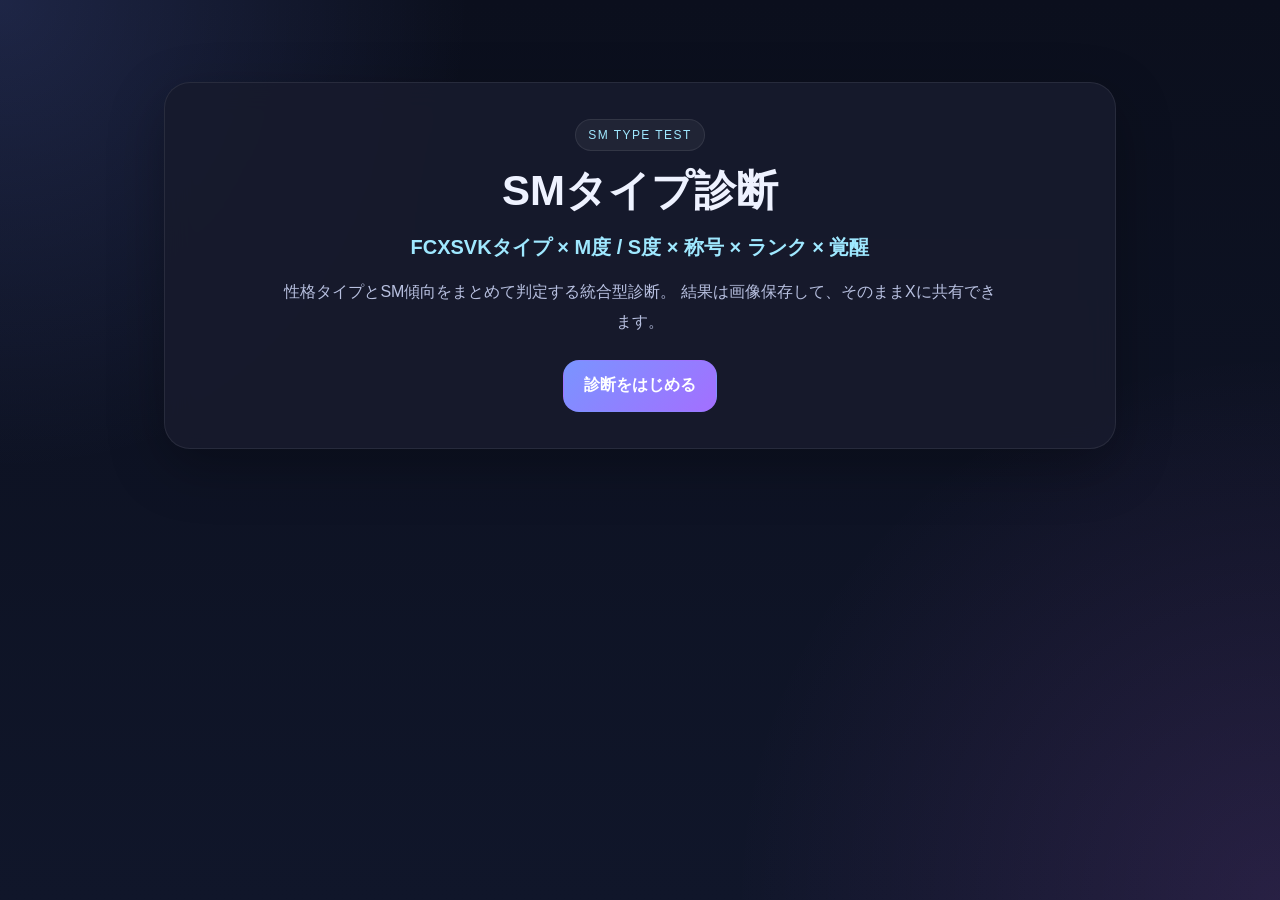
<file: index.html>
<!DOCTYPE html>
<html lang="ja">
<head>
  <meta charset="UTF-8" />
  <meta name="viewport" content="width=device-width, initial-scale=1.0" />
  <title>SMタイプ診断</title>
  <link rel="stylesheet" href="./styles.css" />
</head>
<body class="home">
  <main class="home-wrap">
    <section class="hero-card">
      <div class="hero-badge">SM TYPE TEST</div>
      <h1>SMタイプ診断</h1>
      <p class="hero-sub">
        FCXSVKタイプ × M度 / S度 × 称号 × ランク × 覚醒
      </p>
      <p class="hero-text">
        性格タイプとSM傾向をまとめて判定する統合型診断。
        結果は画像保存して、そのままXに共有できます。
      </p>
      <a class="start-btn" href="./quiz.html">診断をはじめる</a>
    </section>
  </main>
</body>
</html>
</file>
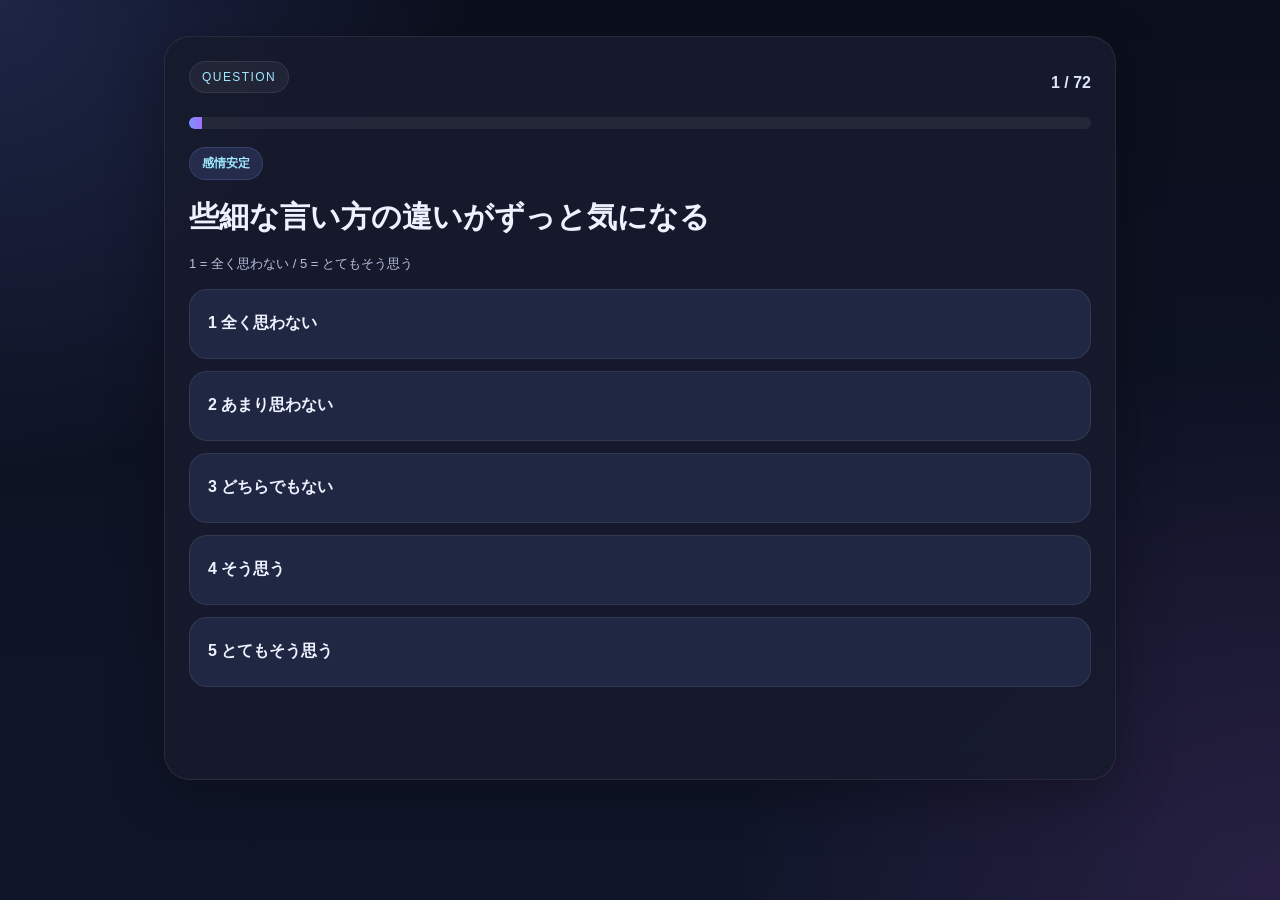
<file: quiz.html>
<!DOCTYPE html>
<html lang="ja">
<head>
  <meta charset="UTF-8" />
  <meta name="viewport" content="width=device-width, initial-scale=1.0" />
  <title>診断中 | SMタイプ診断</title>
  <link rel="stylesheet" href="./styles.css" />
</head>
<body>
  <main class="quiz-wrap">
    <section class="quiz-card">
      <div class="quiz-head">
        <div class="quiz-badge">QUESTION</div>
        <div id="progressText" class="progress-text">1 / 60</div>
      </div>

      <div class="progress-bar">
        <div id="progressFill" class="progress-fill"></div>
      </div>

      <div id="questionTag" class="question-tag">カテゴリ</div>
      <h1 id="questionText" class="question-text">質問文</h1>
      <p class="question-note">1 = 全く思わない / 5 = とてもそう思う</p>

      <div id="choicesBox" class="choices-box"></div>

      <div class="quiz-actions">
        <button id="prevBtn" class="ghost-btn">戻る</button>
      </div>
    </section>
  </main>

  <script src="./questions.js"></script>
  <script src="./types.js"></script>
  <script src="./app.js"></script>
</body>
</html>
</file>
<file: styles.css>
:root{
  --bg:#0f1220;
  --panel:#171b2d;
  --panel2:#202742;
  --text:#eef2ff;
  --muted:#b8c0e0;
  --line:rgba(255,255,255,.08);
}

*{box-sizing:border-box}
html,body{margin:0;padding:0}
body{
  font-family:-apple-system,BlinkMacSystemFont,"Hiragino Sans","Yu Gothic",sans-serif;
  color:var(--text);
  background:
    radial-gradient(circle at top left, rgba(116,140,255,.18), transparent 30%),
    radial-gradient(circle at bottom right, rgba(214,108,255,.12), transparent 35%),
    linear-gradient(180deg,#0b0f1d,#10162a);
  min-height:100vh;
}

a{text-decoration:none;color:inherit}

.home-wrap,.quiz-wrap,.result-wrap{
  width:min(100%,980px);
  margin:0 auto;
  padding:18px 14px 56px;
}

.hero-card,.quiz-card,.detail-card,.result-card{
  background:rgba(23,27,45,.92);
  border:1px solid var(--line);
  border-radius:26px;
  box-shadow:0 18px 55px rgba(0,0,0,.28);
  backdrop-filter:blur(14px);
}

.hero-card{
  text-align:center;
  padding:36px 24px;
  margin-top:64px;
}

.hero-badge,.quiz-badge{
  display:inline-block;
  padding:8px 12px;
  border-radius:999px;
  border:1px solid var(--line);
  background:rgba(255,255,255,.05);
  font-size:12px;
  letter-spacing:.12em;
  color:#9fe8ff;
  margin-bottom:12px;
}

.hero-card h1{
  margin:0 0 12px;
  font-size:42px;
}
.hero-sub{
  margin:0 0 14px;
  font-size:20px;
  line-height:1.6;
  color:#9fe8ff;
  font-weight:700;
}
.hero-text{
  margin:0 auto 22px;
  max-width:720px;
  line-height:1.9;
  color:var(--muted);
}
.start-btn,.primary-btn,.ghost-btn,.link-btn{
  display:inline-flex;
  align-items:center;
  justify-content:center;
  min-height:52px;
  padding:0 20px;
  border-radius:16px;
  font-weight:800;
  border:1px solid transparent;
}
.start-btn,.primary-btn{
  background:linear-gradient(135deg,#7a94ff,#a36fff);
  color:#fff;
}
.ghost-btn,.link-btn{
  background:rgba(255,255,255,.05);
  color:var(--text);
  border-color:var(--line);
}

.quiz-card{
  padding:24px;
  margin-top:18px;
}
.quiz-head{
  display:flex;
  justify-content:space-between;
  align-items:center;
  gap:12px;
}
.progress-text{
  font-weight:700;
  color:#dce4ff;
}
.progress-bar{
  width:100%;
  height:12px;
  margin:12px 0 18px;
  border-radius:999px;
  overflow:hidden;
  background:rgba(255,255,255,.06);
}
.progress-fill{
  width:0%;
  height:100%;
  background:linear-gradient(90deg,#7a94ff,#a36fff);
}
.question-tag{
  display:inline-block;
  padding:7px 12px;
  border-radius:999px;
  background:rgba(122,148,255,.15);
  border:1px solid rgba(122,148,255,.2);
  color:#9fe8ff;
  font-size:12px;
  font-weight:700;
  margin-bottom:14px;
}
.question-text{
  margin:0 0 14px;
  font-size:30px;
  line-height:1.55;
}
.question-note{
  margin:0 0 16px;
  color:var(--muted);
  font-size:13px;
}
.choices-box{
  display:grid;
  gap:12px;
}
.choice-btn{
  width:100%;
  min-height:70px;
  text-align:left;
  padding:16px 18px;
  border-radius:18px;
  border:1px solid var(--line);
  background:var(--panel2);
  color:var(--text);
  font-size:16px;
  font-weight:700;
}
.quiz-actions{
  margin-top:16px;
  display:flex;
  justify-content:space-between;
}

.result-wrap{
  display:grid;
  gap:16px;
}

.result-card{
  position:relative;
  overflow:hidden;
  padding:0;
}
.result-card-inner{
  position:relative;
  padding:24px;
}
.result-glow{
  position:absolute;
  right:-30px;
  bottom:-30px;
  width:200px;
  height:200px;
  border-radius:999px;
  background:radial-gradient(circle, rgba(255,255,255,.18), transparent 70%);
  opacity:.6;
}
.card-header{
  text-align:center;
  margin-bottom:18px;
}
.type-symbol{
  font-size:58px;
  margin-bottom:10px;
}
.type-name{
  font-size:30px;
  font-weight:900;
}
.type-code{
  margin-top:6px;
  letter-spacing:.08em;
  opacity:.85;
}
.card-grid{
  display:grid;
  grid-template-columns:1fr 1fr;
  gap:16px;
  align-items:center;
}
.ms-box{
  display:flex;
  justify-content:space-around;
  gap:10px;
}
.ms-item{
  text-align:center;
}
.ms-item span{
  display:block;
  font-size:12px;
  opacity:.82;
}
.ms-item strong{
  display:block;
  margin-top:4px;
  font-size:32px;
}
.title-box{
  text-align:center;
}
.title-label{
  font-size:13px;
  opacity:.78;
  margin-bottom:8px;
}
.title-name{
  font-size:28px;
  font-weight:900;
  line-height:1.2;
}
.card-bottom{
  margin-top:20px;
  display:flex;
  justify-content:space-between;
  align-items:center;
  gap:12px;
}
.rank-badge{
  display:inline-flex;
  align-items:center;
  gap:8px;
  padding:8px 12px;
  border-radius:999px;
  background:rgba(255,255,255,.14);
  border:1px solid rgba(255,255,255,.16);
  font-weight:800;
}
.awakening-text{
  font-weight:800;
}
.share-footer{
  margin-top:22px;
  text-align:center;
  font-size:12px;
  opacity:.72;
}

.detail-card{
  padding:22px;
}
.type-catch{
  font-size:16px;
  color:#9fe8ff;
  margin-bottom:12px;
  line-height:1.8;
}
.type-desc{
  color:var(--muted);
  line-height:1.9;
  white-space:pre-line;
}

.bar-block + .bar-block{margin-top:12px}
.bar-head{
  display:flex;
  justify-content:space-between;
  margin-bottom:6px;
  font-size:14px;
}
.single-bar{
  height:16px;
  background:rgba(255,255,255,.06);
  border-radius:999px;
  overflow:hidden;
}
.fill-bar{
  width:0%;
  height:100%;
  background:linear-gradient(90deg,#7a94ff,#a36fff);
}

.sm-chart-wrap{
  position:relative;
  height:320px;
  border-radius:18px;
  background:
    linear-gradient(180deg, rgba(122,148,255,.08), rgba(255,255,255,.02)),
    rgba(255,255,255,.03);
  border:1px solid var(--line);
  overflow:hidden;
}
#smChart{
  width:100%;
  height:100%;
}

.action-row{
  display:flex;
  gap:10px;
  flex-wrap:wrap;
}

/* rank colors */
.rank-N{background:linear-gradient(135deg,#5f646b,#8b9199)}
.rank-R{background:linear-gradient(135deg,#2ecc71,#1f9d55)}
.rank-SR{background:linear-gradient(135deg,#3498db,#2563eb)}
.rank-SSR{background:linear-gradient(135deg,#9b59b6,#6d28d9)}
.rank-UR{background:linear-gradient(135deg,#f1c40f,#f59e0b)}
.rank-LR{background:linear-gradient(135deg,#ff7a18,#ffd200)}
.rank-XR{background:linear-gradient(135deg,#ff00cc,#7c3aed,#2563eb)}
.rank-ZR{
  background:linear-gradient(135deg,#050505,#5c4a1a,#d4af37);
  border:2px solid rgba(255,215,0,.65);
  box-shadow:
    0 0 0 1px rgba(255,255,255,.08) inset,
    0 0 22px rgba(212,175,55,.35),
    0 18px 48px rgba(0,0,0,.45);
}

/* awakening effects */
.awaken-M{
  box-shadow:
    0 0 0 2px rgba(255,120,180,.35),
    0 0 24px rgba(255,80,160,.30),
    0 18px 48px rgba(0,0,0,.45);
}
.awaken-M .result-card-inner::after{
  content:"";
  position:absolute;
  inset:-20% -10%;
  background:
    radial-gradient(circle at 20% 20%, rgba(255,120,180,.22), transparent 30%),
    radial-gradient(circle at 80% 80%, rgba(200,80,255,.18), transparent 30%);
  pointer-events:none;
}

.awaken-S{
  box-shadow:
    0 0 0 2px rgba(255,90,90,.40),
    0 0 26px rgba(255,120,0,.28),
    0 18px 48px rgba(0,0,0,.45);
}
.awaken-S .result-card-inner::after{
  content:"";
  position:absolute;
  inset:-20% -10%;
  background:
    radial-gradient(circle at 20% 20%, rgba(255,90,90,.25), transparent 32%),
    radial-gradient(circle at 80% 80%, rgba(255,180,0,.18), transparent 30%);
  pointer-events:none;
}

.awaken-chaos{
  box-shadow:
    0 0 0 2px rgba(255,255,255,.22),
    0 0 30px rgba(180,80,255,.35),
    0 0 50px rgba(255,180,0,.18),
    0 18px 56px rgba(0,0,0,.55);
}
.awaken-chaos .result-card-inner::after{
  content:"";
  position:absolute;
  inset:-20% -10%;
  background:
    radial-gradient(circle at 20% 20%, rgba(255,0,200,.20), transparent 30%),
    radial-gradient(circle at 80% 20%, rgba(0,180,255,.18), transparent 28%),
    radial-gradient(circle at 50% 80%, rgba(255,210,0,.16), transparent 30%);
  pointer-events:none;
}

@media (max-width:760px){
  .hero-card h1{font-size:34px}
  .hero-sub{font-size:18px}
  .question-text{font-size:24px}
  .card-grid{grid-template-columns:1fr}
  .action-row .primary-btn,
  .action-row .ghost-btn,
  .action-row .link-btn{
    width:100%;
  }
}
</file>
